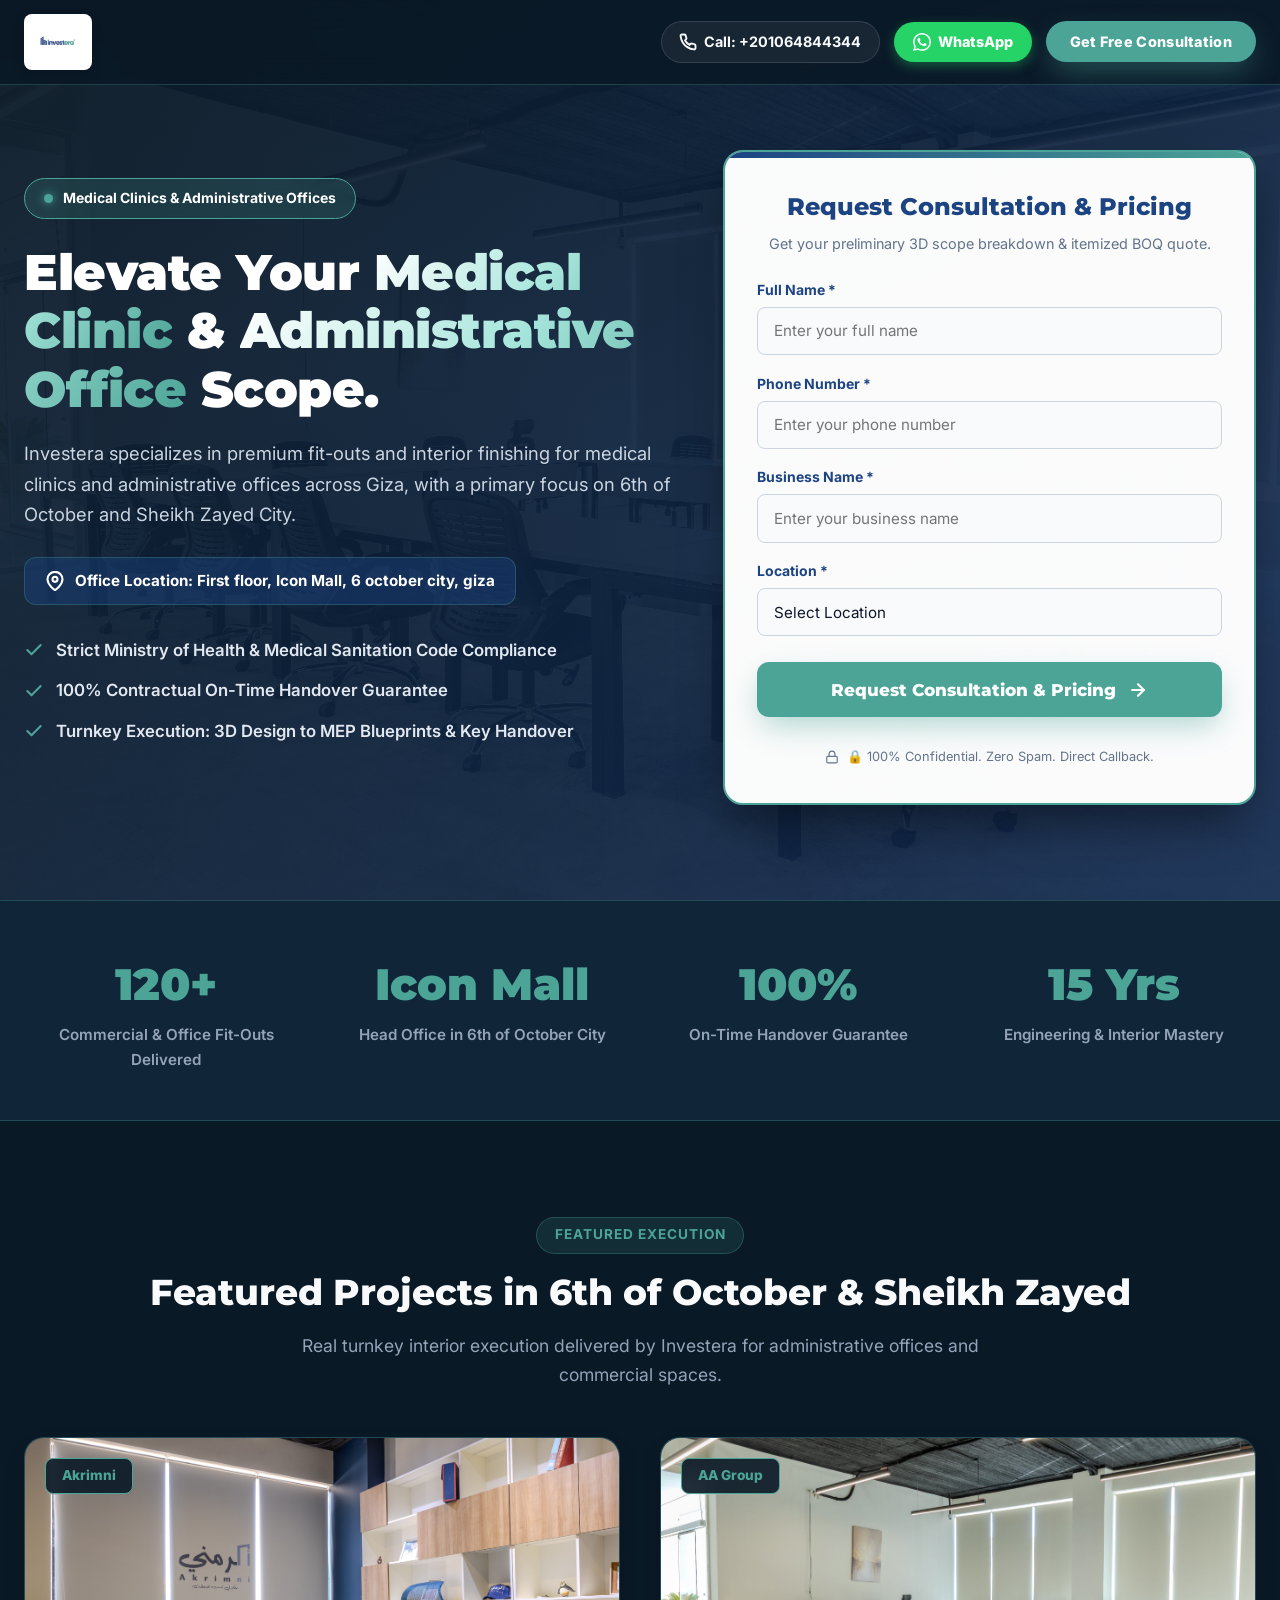
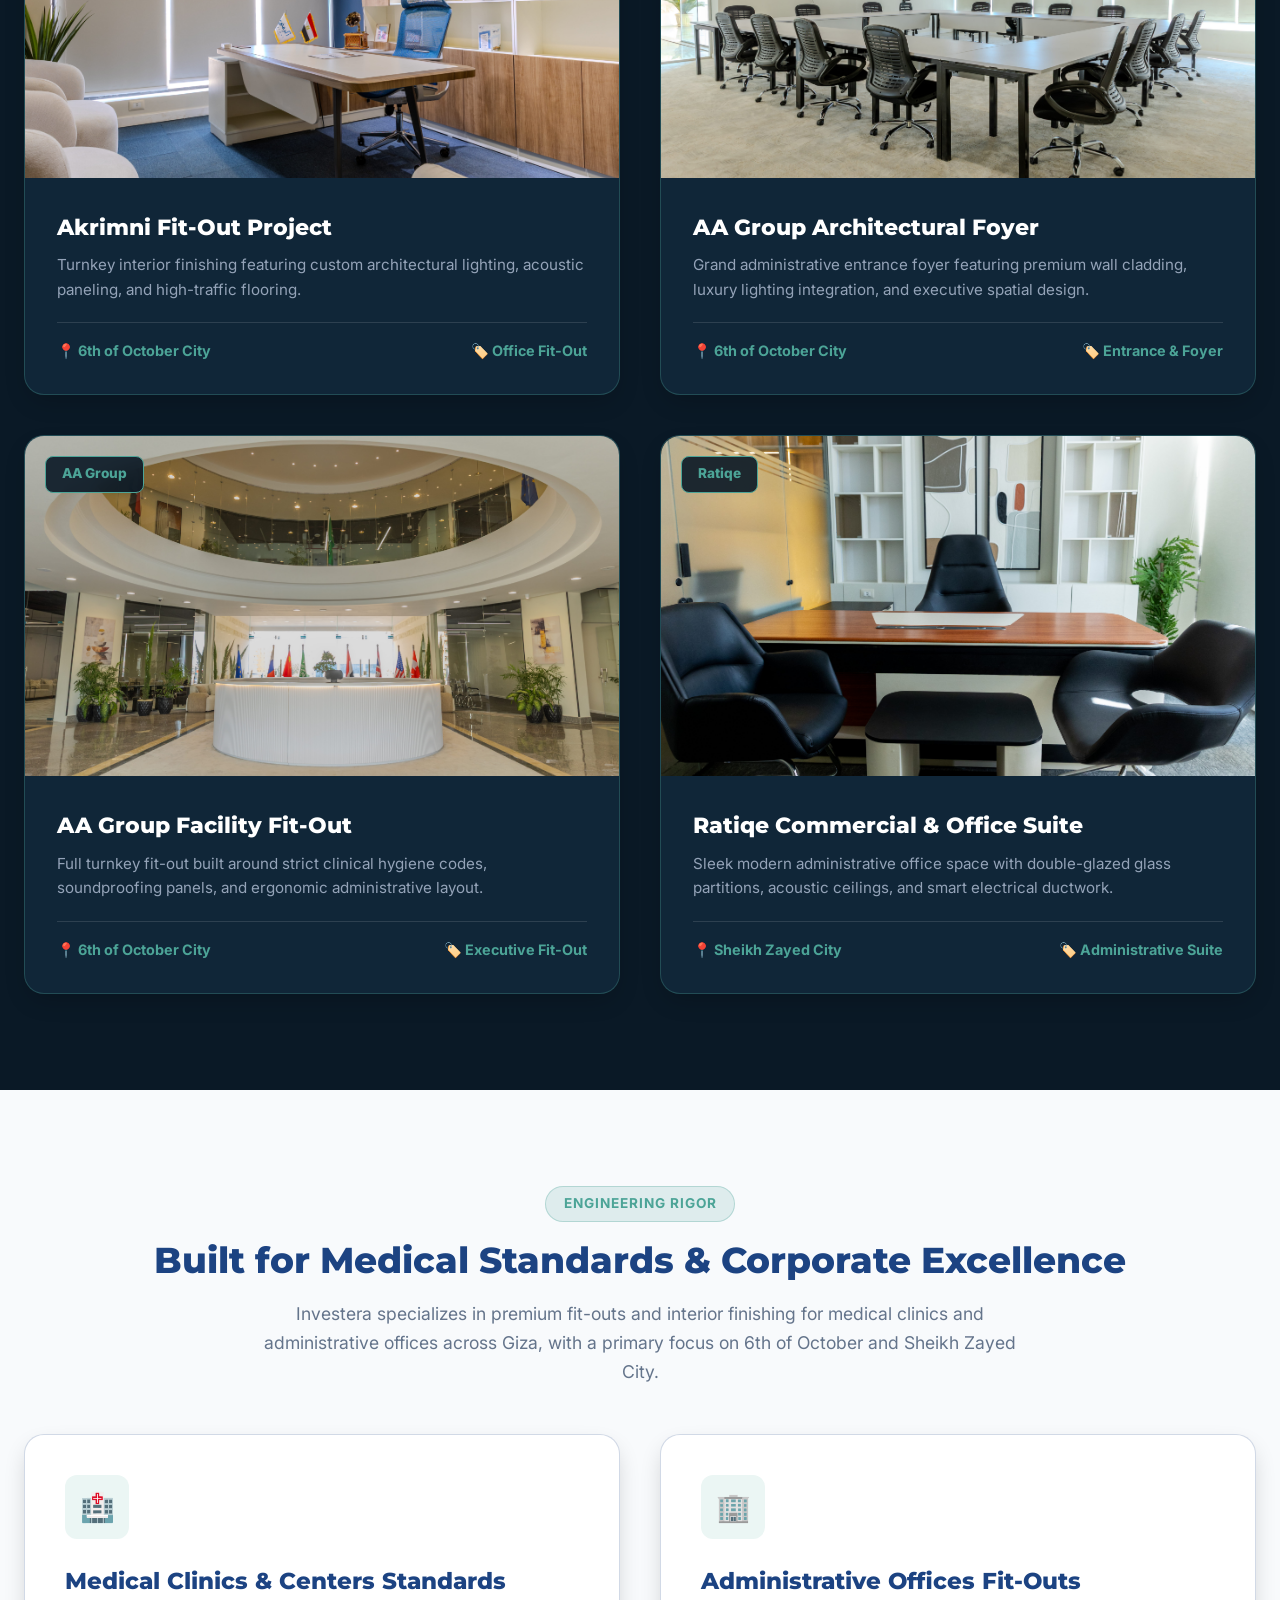
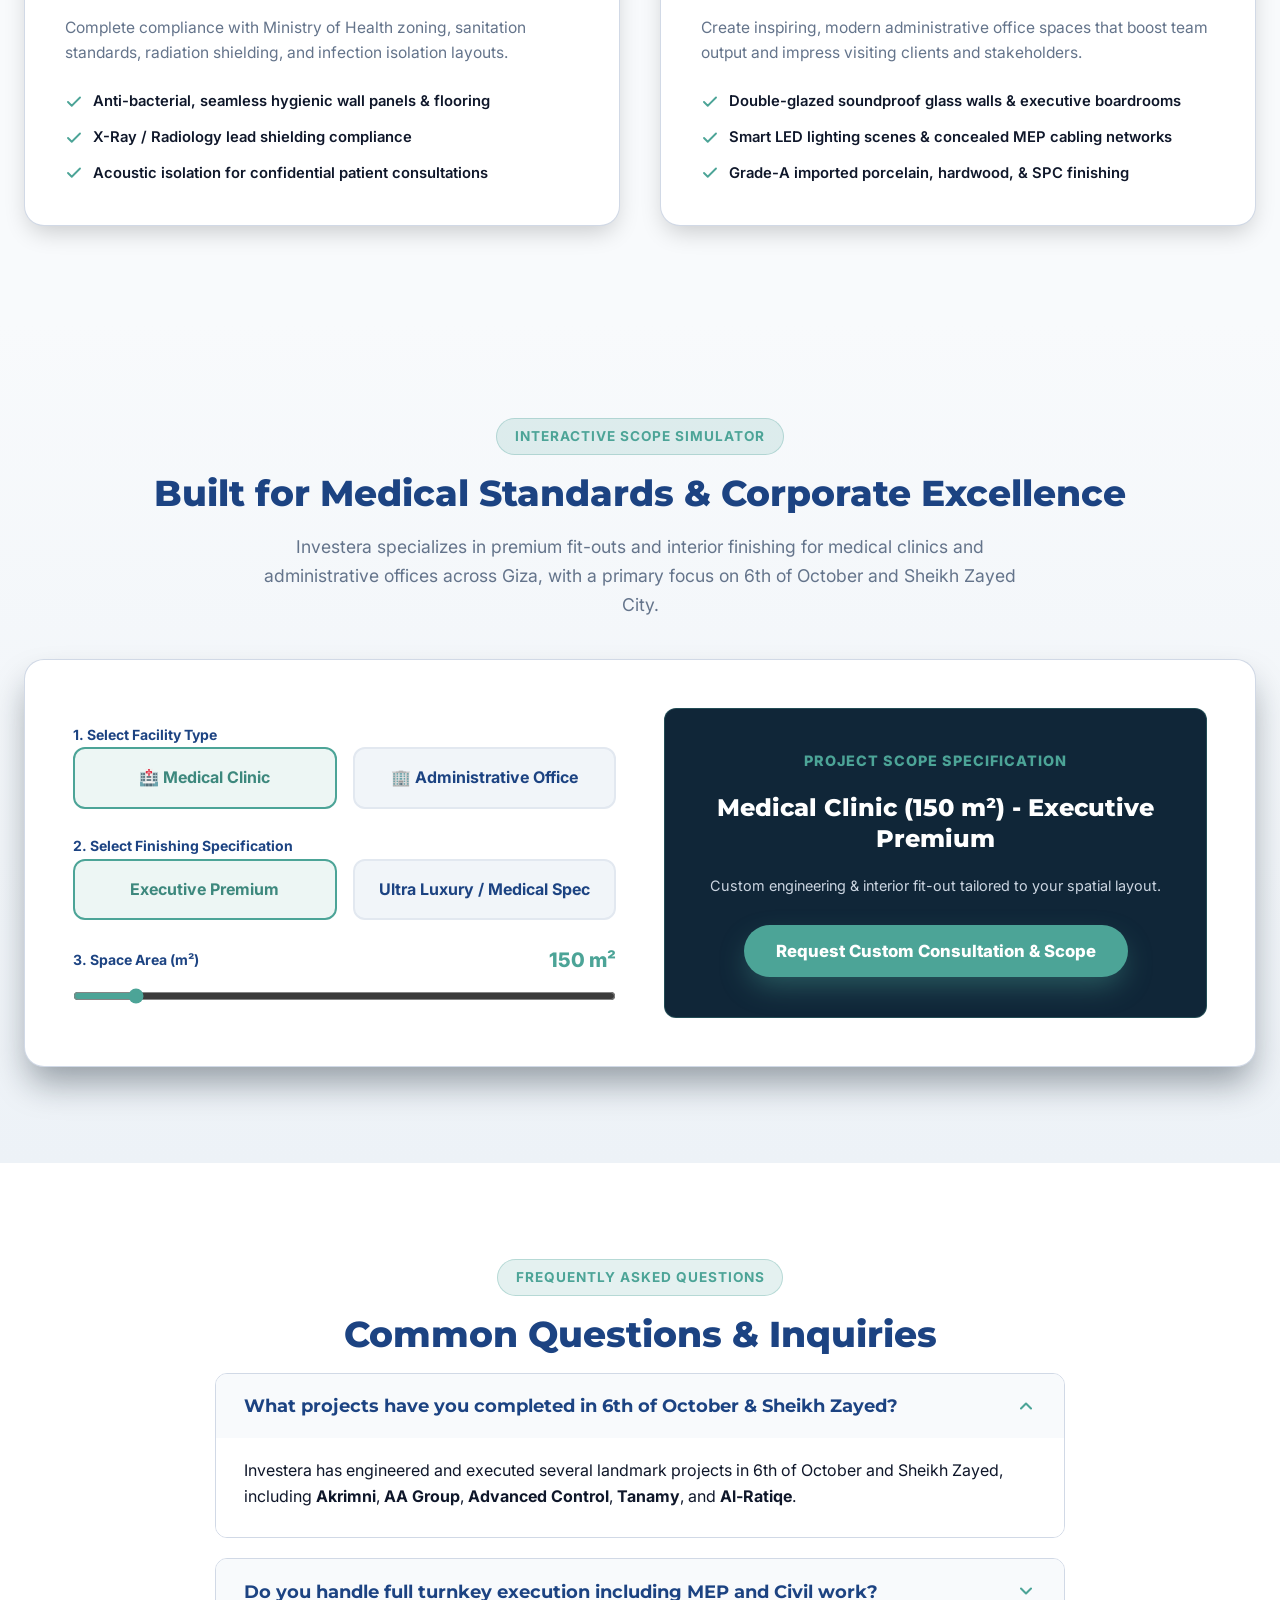
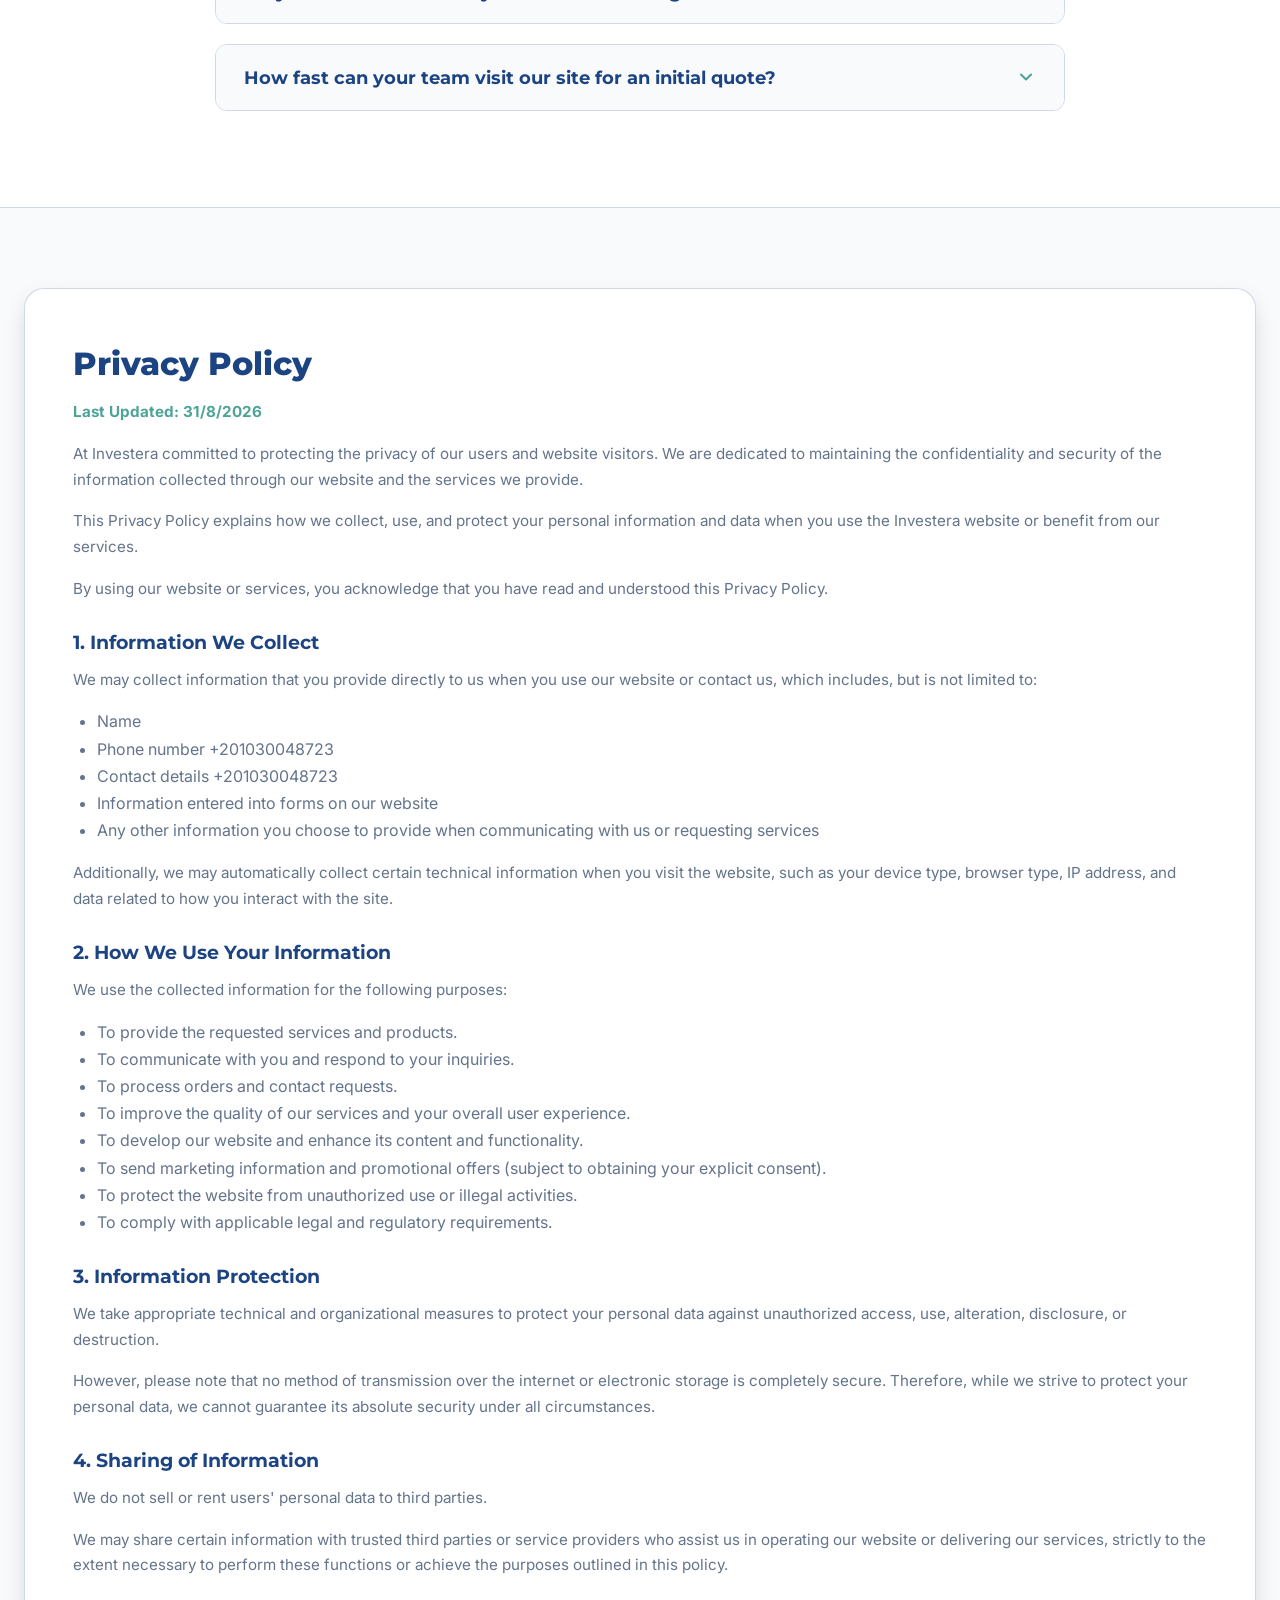
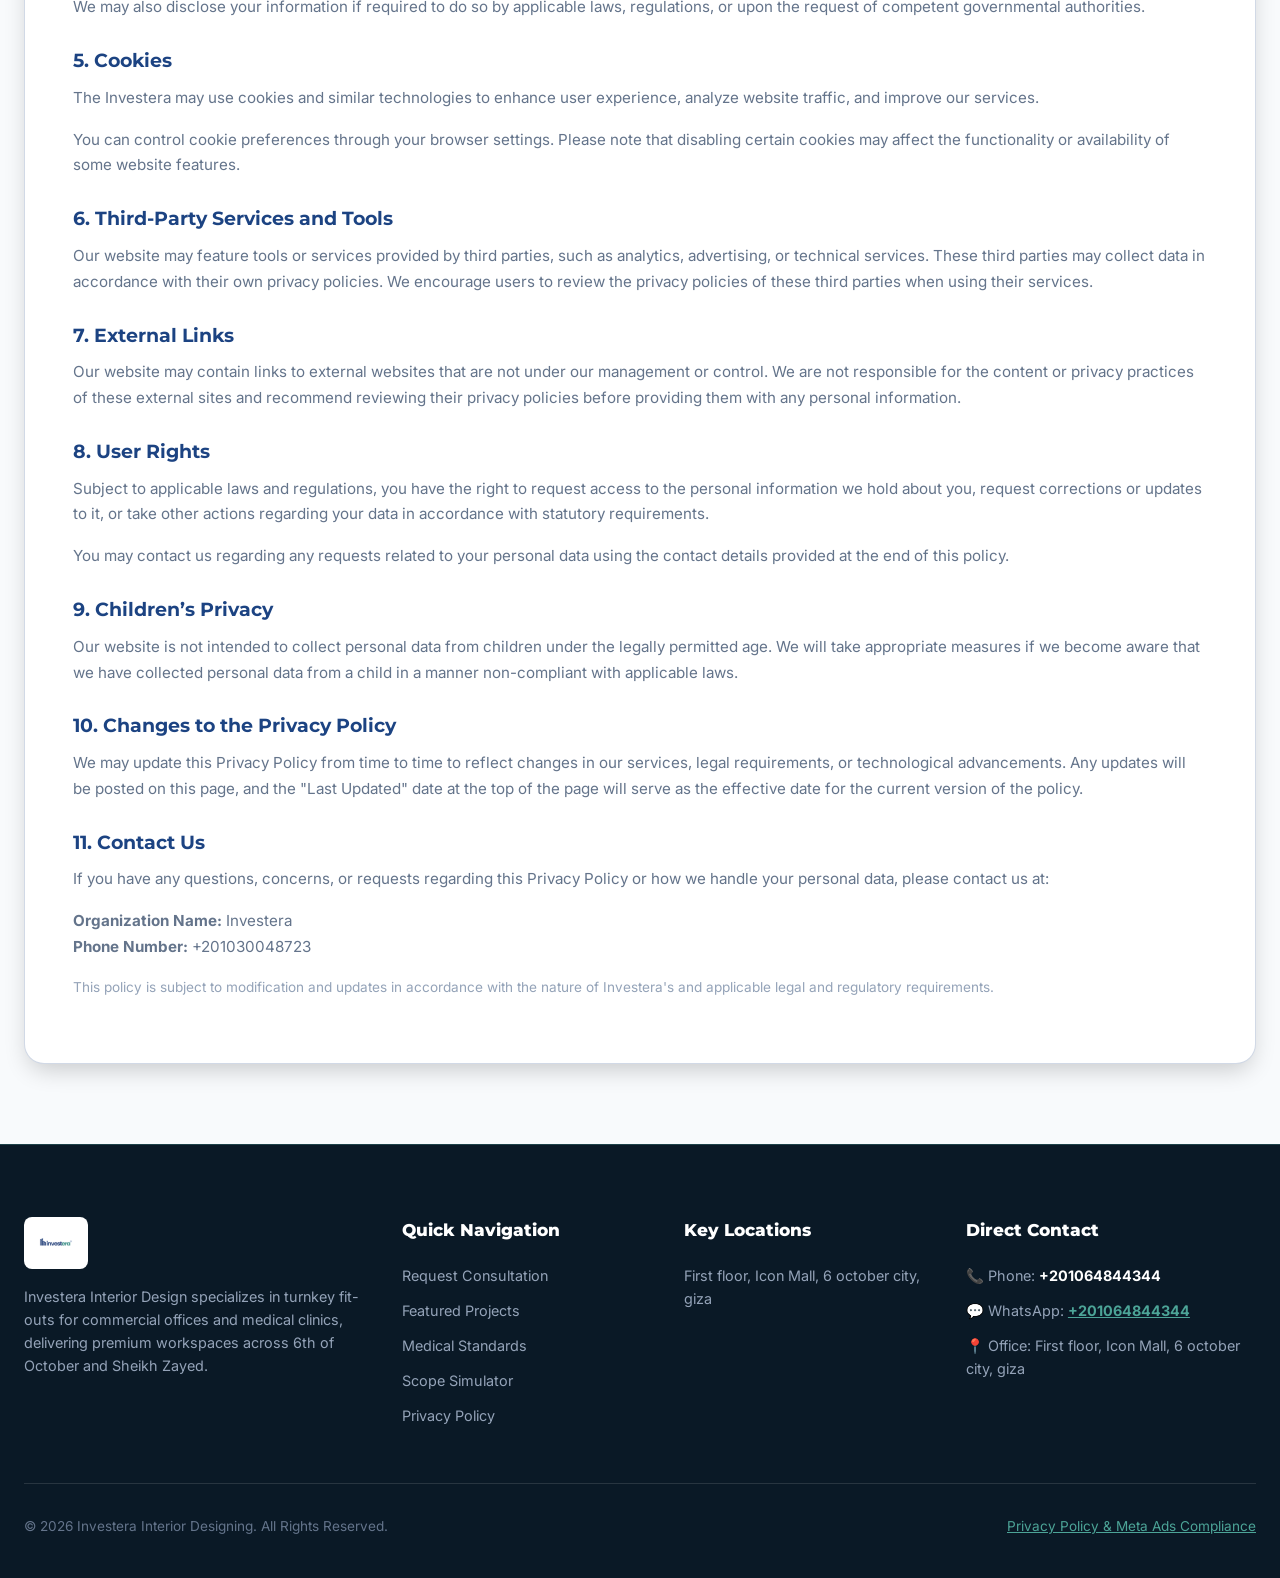
<file: index.html>
<!DOCTYPE html>
<html lang="en">

<head>
  <meta charset="UTF-8">
  <meta name="viewport" content="width=device-width, initial-scale=1.0">
  <title>Investera Interior Designing | Turnkey Commercial & Medical Fit-Outs</title>
  <meta name="description"
    content="Investera Interior Designing specializes in turnkey fit-outs for commercial offices and medical clinics across 6th of October and Sheikh Zayed. Office: First floor, Icon Mall, 6 october city, giza. Call: +201064844344.">

  <!-- Google Fonts: Montserrat & Inter -->
  <link rel="preconnect" href="https://fonts.googleapis.com">
  <link rel="preconnect" href="https://fonts.gstatic.com" crossorigin>
  <link
    href="https://fonts.googleapis.com/css2?family=Inter:wght@400;500;600;700&family=Montserrat:wght@600;700;800;900&display=swap"
    rel="stylesheet">

  <!-- Stylesheet -->
  <link rel="stylesheet" href="css/styles.css">

  <!-- =========================================================================
       1. GOOGLE TAG (gtag.js) - Pixel 1 of 3
       ========================================================================= -->
  <script async src="https://www.googletagmanager.com/gtag/js?id=G-INVESTERA_TAG"></script>
  <script>
    window.dataLayer = window.dataLayer || [];
    function gtag() { dataLayer.push(arguments); }
    gtag('js', new Date());
    gtag('config', 'G-INVESTERA_TAG');
  </script>

  <!-- =========================================================================
       2. META PIXEL (Facebook Pixel) - Pixel 2 of 3 (With CAPI & Custom Events)
       ========================================================================= -->
  <script>
    !function (f, b, e, v, n, t, s) {
      if (f.fbq) return; n = f.fbq = function () {
        n.callMethod ?
          n.callMethod.apply(n, arguments) : n.queue.push(arguments)
      };
      if (!f._fbq) f._fbq = n; n.push = n; n.loaded = !0; n.version = '2.0';
      n.queue = []; t = b.createElement(e); t.async = !0;
      t.src = v; s = b.getElementsByTagName(e)[0];
      s.parentNode.insertBefore(t, s)
    }(window, document, 'script',
      'https://connect.facebook.net/en_US/fbevents.js');

    fbq('init', 'META-PIXEL-INVESTERA');
    fbq('track', 'PageView');
  </script>
  <noscript>
    <img height="1" width="1" style="display:none"
      src="https://www.facebook.com/tr?id=META-PIXEL-INVESTERA&ev=PageView&noscript=1" />
  </noscript>

</head>

<body>

  <!-- =========================================================================
       Header / Navigation
       ========================================================================= -->
  <header class="site-header">
    <div class="container header-container">
      <a href="#" class="brand-logo-link" title="Investera Interior Designing">
        <img src="assets/logo.jpg" alt="Investera Interior Designing Logo" class="brand-logo-img">
      </a>

      <div class="header-actions">
        <!-- Non-Clickable Phone Badge -->
        <div class="header-phone-static" id="headerCallBadge">
          <svg width="18" height="18" viewBox="0 0 24 24" fill="none" stroke="currentColor" stroke-width="2.5"
            stroke-linecap="round" stroke-linejoin="round">
            <path
              d="M22 16.92v3a2 2 0 0 1-2.18 2 19.79 19.79 0 0 1-8.63-3.07 19.5 19.5 0 0 1-6-6 19.79 19.79 0 0 1-3.07-8.67A2 2 0 0 1 4.11 2h3a2 2 0 0 1 2 1.72 12.84 12.84 0 0 0 .7 2.81 2 2 0 0 1-.45 2.11L8.09 9.91a16 16 0 0 0 6 6l1.27-1.27a2 2 0 0 1 2.11-.45 12.84 12.84 0 0 0 2.81.7A2 2 0 0 1 22 16.92z">
            </path>
          </svg>
          <span>Call: +201064844344</span>
        </div>

        <!-- WhatsApp API Clickable Button beside Call Badge -->
        <a href="https://wa.me/201064844344?text=Hello%20Investera%20Interior%20Designing%2C%20I%20want%20to%20inquire%20about%20your%20fit-out%20services."
          target="_blank" class="header-whatsapp tracking-wa-btn" id="headerWaBtn" title="Connect on WhatsApp">
          <svg width="18" height="18" viewBox="0 0 24 24" fill="currentColor">
            <path
              d="M.057 24l1.687-6.163c-1.041-1.804-1.588-3.849-1.587-5.946.003-6.556 5.338-11.891 11.893-11.891 3.181.001 6.167 1.24 8.413 3.488 2.245 2.248 3.481 5.236 3.48 8.414-.003 6.557-5.338 11.892-11.893 11.892-1.99-.001-3.951-.5-5.688-1.448l-6.305 1.654zm6.597-3.807c1.676.995 3.276 1.591 5.392 1.592 5.448 0 9.886-4.434 9.889-9.885.002-5.462-4.415-9.89-9.881-9.892-5.452 0-9.887 4.434-9.889 9.884-.001 2.225.651 3.891 1.746 5.634l-.999 3.648 3.742-.981zm11.387-5.464c-.074-.124-.272-.198-.57-.347-.297-.149-1.758-.868-2.031-.967-.272-.099-.47-.149-.669.149-.198.297-.768.967-.941 1.165-.173.198-.347.223-.644.074-.297-.149-1.255-.462-2.39-1.475-.883-.788-1.48-1.761-1.653-2.059-.173-.297-.018-.458.13-.606.134-.133.297-.347.446-.521.151-.172.2-.296.3-.495.099-.198.05-.372-.025-.521-.075-.148-.669-1.611-.916-2.206-.242-.579-.487-.501-.669-.51l-.57-.01c-.198 0-.52.074-.792.372s-1.04 1.016-1.04 2.479 1.065 2.876 1.213 3.074c.149.198 2.095 3.2 5.076 4.487.709.306 1.263.489 1.694.626.712.226 1.36.194 1.872.118.571-.085 1.758-.719 2.006-1.413.248-.695.248-1.29.173-1.414z" />
          </svg>
          <span>WhatsApp</span>
        </a>

        <!-- Header CTA Button -->
        <button class="btn-header-cta" data-scroll-to="#leadFormContainer">
          Get Free Consultation
        </button>
      </div>
    </div>
  </header>


  <!-- =========================================================================
       Hero Section (Above the Fold)
       ========================================================================= -->
  <section class="hero-section" id="hero">
    <div class="container hero-grid">

      <!-- Left Column: Content & Trust -->
      <div class="hero-content">
        <div class="hero-badge">
          <span class="dot"></span>
          <span>Medical Clinics & Administrative Offices</span>
        </div>

        <h1 class="hero-title">
          Elevate Your <span>Medical Clinic</span> & <span>Administrative Office</span> Scope.
        </h1>

        <p class="hero-subtitle">
          Investera specializes in premium fit-outs and interior finishing for medical clinics and administrative
          offices across Giza, with a primary focus on 6th of October and Sheikh Zayed City.
        </p>

        <div class="hero-location-highlight">
          <svg width="20" height="20" viewBox="0 0 24 24" fill="none" stroke="currentColor" stroke-width="2.5"
            stroke-linecap="round" stroke-linejoin="round">
            <path d="M21 10c0 7-9 13-9 13s-9-6-9-13a9 9 0 0 1 18 0z"></path>
            <circle cx="12" cy="10" r="3"></circle>
          </svg>
          <span>Office Location: First floor, Icon Mall, 6 october city, giza</span>
        </div>

        <div class="hero-trust-list">
          <div class="hero-trust-item">
            <svg width="20" height="20" viewBox="0 0 24 24" fill="none" stroke="currentColor" stroke-width="2.5"
              stroke-linecap="round" stroke-linejoin="round">
              <polyline points="20 6 9 17 4 12"></polyline>
            </svg>
            <span>Strict Ministry of Health & Medical Sanitation Code Compliance</span>
          </div>
          <div class="hero-trust-item">
            <svg width="20" height="20" viewBox="0 0 24 24" fill="none" stroke="currentColor" stroke-width="2.5"
              stroke-linecap="round" stroke-linejoin="round">
              <polyline points="20 6 9 17 4 12"></polyline>
            </svg>
            <span>100% Contractual On-Time Handover Guarantee</span>
          </div>
          <div class="hero-trust-item">
            <svg width="20" height="20" viewBox="0 0 24 24" fill="none" stroke="currentColor" stroke-width="2.5"
              stroke-linecap="round" stroke-linejoin="round">
              <polyline points="20 6 9 17 4 12"></polyline>
            </svg>
            <span>Turnkey Execution: 3D Design to MEP Blueprints & Key Handover</span>
          </div>
        </div>
      </div>

      <!-- Right Column: Lead Form Card & Embedded Thank You View -->
      <div class="hero-form-wrapper" id="leadFormContainer">
        <div class="lead-form-card">

          <div class="form-header">
            <h3>Request Consultation & Pricing</h3>
            <p>Get your preliminary 3D scope breakdown & itemized BOQ quote.</p>
          </div>

          <!-- Main Input Form -->
          <form class="lead-form" id="mainLeadForm">
            <div class="form-group">
              <label class="form-label" for="fullName">Full Name *</label>
              <input type="text" id="fullName" name="fullName" class="form-control" placeholder="Enter your full name"
                required>
            </div>

            <div class="form-group">
              <label class="form-label" for="phone">Phone Number *</label>
              <input type="tel" id="phone" name="phone" class="form-control" placeholder="Enter your phone number"
                required>
            </div>

            <div class="form-group">
              <label class="form-label" for="businessName">Business Name *</label>
              <input type="text" id="businessName" name="businessName" class="form-control"
                placeholder="Enter your business name" required>
            </div>

            <div class="form-group">
              <label class="form-label" for="location">Location *</label>
              <select id="location" name="location" class="form-control" required>
                <option value="" disabled selected>Select Location</option>
                <option value="6th of October City">6th of October City</option>
                <option value="El Sheikh Zayed City">El Sheikh Zayed City</option>
                <option value="Other Area in Giza / Cairo">Other Area in Giza / Cairo</option>
              </select>
            </div>

            <button type="submit" class="btn-form-cta">
              <span>Request Consultation & Pricing</span>
              <svg width="20" height="20" viewBox="0 0 24 24" fill="none" stroke="currentColor" stroke-width="2.5"
                stroke-linecap="round" stroke-linejoin="round">
                <line x1="5" y1="12" x2="19" y2="12"></line>
                <polyline points="12 5 19 12 12 19"></polyline>
              </svg>
            </button>

            <div
              style="display: flex; align-items: center; justify-content: center; gap: 0.5rem; font-size: 0.8rem; color: var(--text-muted); margin-top: 0.75rem;">
              <svg width="14" height="14" viewBox="0 0 24 24" fill="none" stroke="currentColor" stroke-width="2"
                stroke-linecap="round" stroke-linejoin="round">
                <rect x="3" y="11" width="18" height="11" rx="2" ry="2"></rect>
                <path d="M7 11V7a5 5 0 0 1 10 0v4"></path>
              </svg>
              <span>🔒 100% Confidential. Zero Spam. Direct Callback.</span>
            </div>
          </form>

          <!-- Embedded Thank You View -->
          <div class="form-thank-you-view" id="formThankYouView">
            <div class="thank-you-icon">✓</div>
            <h3 class="thank-you-title">Thank You! Lead Received.</h3>
            <p class="thank-you-desc">
              Your consultation request has been recorded under Reference ID: <strong id="thankYouRefId"
                style="color: var(--brand-teal);">INV-948201</strong>.<br>Our senior consultant will contact you
              shortly.
            </p>

            <div class="thank-you-action-btns">
              <!-- WhatsApp Fast-Track API Button -->
              <a href="https://wa.me/201064844344" target="_blank" class="btn-whatsapp-fasttrack tracking-wa-btn"
                id="thankYouWaBtn">
                <svg width="22" height="22" viewBox="0 0 24 24" fill="currentColor">
                  <path
                    d="M.057 24l1.687-6.163c-1.041-1.804-1.588-3.849-1.587-5.946.003-6.556 5.338-11.891 11.893-11.891 3.181.001 6.167 1.24 8.413 3.488 2.245 2.248 3.481 5.236 3.48 8.414-.003 6.557-5.338 11.892-11.893 11.892-1.99-.001-3.951-.5-5.688-1.448l-6.305 1.654zm6.597-3.807c1.676.995 3.276 1.591 5.392 1.592 5.448 0 9.886-4.434 9.889-9.885.002-5.462-4.415-9.89-9.881-9.892-5.452 0-9.887 4.434-9.889 9.884-.001 2.225.651 3.891 1.746 5.634l-.999 3.648 3.742-.981zm11.387-5.464c-.074-.124-.272-.198-.57-.347-.297-.149-1.758-.868-2.031-.967-.272-.099-.47-.149-.669.149-.198.297-.768.967-.941 1.165-.173.198-.347.223-.644.074-.297-.149-1.255-.462-2.39-1.475-.883-.788-1.48-1.761-1.653-2.059-.173-.297-.018-.458.13-.606.134-.133.297-.347.446-.521.151-.172.2-.296.3-.495.099-.198.05-.372-.025-.521-.075-.148-.669-1.611-.916-2.206-.242-.579-.487-.501-.669-.51l-.57-.01c-.198 0-.52.074-.792.372s-1.04 1.016-1.04 2.479 1.065 2.876 1.213 3.074c.149.198 2.095 3.2 5.076 4.487.709.306 1.263.489 1.694.626.712.226 1.36.194 1.872.118.571-.085 1.758-.719 2.006-1.413.248-.695.248-1.29.173-1.414z" />
                </svg>
                <span>Connect Immediately on WhatsApp</span>
              </a>
            </div>
          </div>

        </div>
      </div>

    </div>
  </section>


  <!-- =========================================================================
       Key Statistics Ribbon
       ========================================================================= -->
  <section class="stats-ribbon">
    <div class="container">
      <div class="stats-grid">
        <div class="stat-card">
          <div class="stat-number">120+</div>
          <div class="stat-label">Commercial & Office Fit-Outs Delivered</div>
        </div>
        <div class="stat-card">
          <div class="stat-number">Icon Mall</div>
          <div class="stat-label">Head Office in 6th of October City</div>
        </div>
        <div class="stat-card">
          <div class="stat-number">100%</div>
          <div class="stat-label">On-Time Handover Guarantee</div>
        </div>
        <div class="stat-card">
          <div class="stat-number">15 Yrs</div>
          <div class="stat-label">Engineering & Interior Mastery</div>
        </div>
      </div>
    </div>
  </section>


  <!-- =========================================================================
       Portfolio Showcase (User Provided Photos)
       ========================================================================= -->
  <section class="portfolio-section" id="portfolio">
    <div class="container">
      <div style="text-align: center;">
        <span class="section-tag">Featured Execution</span>
        <h2 class="section-title light">Featured Projects in 6th of October & Sheikh Zayed</h2>
        <p class="section-subtitle light" style="margin-left: auto; margin-right: auto;">
          Real turnkey interior execution delivered by Investera for administrative offices and commercial spaces.
        </p>
      </div>

      <div class="portfolio-grid">

        <!-- Project 1: Akrimni -->
        <div class="portfolio-card">
          <div class="portfolio-img-wrapper">
            <img src="assets/Akrimni.jpg" alt="Akrimni Project Interior Design">
            <span class="portfolio-badge">Akrimni</span>
          </div>
          <div class="portfolio-body">
            <h4>Akrimni Fit-Out Project</h4>
            <p>Turnkey interior finishing featuring custom architectural lighting, acoustic paneling, and high-traffic
              flooring.</p>
            <div class="portfolio-meta">
              <span>📍 6th of October City</span>
              <span>🏷️ Office Fit-Out</span>
            </div>
          </div>
        </div>

        <!-- Project 2: AA Group -->
        <div class="portfolio-card">
          <div class="portfolio-img-wrapper">
            <img src="assets/Masarat.jpg" alt="AA Group Interior Design">
            <span class="portfolio-badge">AA Group</span>
          </div>
          <div class="portfolio-body">
            <h4>AA Group Architectural Foyer</h4>
            <p>Grand administrative entrance foyer featuring premium wall cladding, luxury lighting integration, and
              executive spatial design.</p>
            <div class="portfolio-meta">
              <span>📍 6th of October City</span>
              <span>🏷️ Entrance & Foyer</span>
            </div>
          </div>
        </div>

        <!-- Project 3: AA Group -->
        <div class="portfolio-card">
          <div class="portfolio-img-wrapper">
            <img src="assets/Masrat.jpg" alt="AA Group Project Interior Design">
            <span class="portfolio-badge">AA Group</span>
          </div>
          <div class="portfolio-body">
            <h4>AA Group Facility Fit-Out</h4>
            <p>Full turnkey fit-out built around strict clinical hygiene codes, soundproofing panels, and ergonomic
              administrative layout.</p>
            <div class="portfolio-meta">
              <span>📍 6th of October City</span>
              <span>🏷️ Executive Fit-Out</span>
            </div>
          </div>
        </div>

        <!-- Project 4: Ratiqe -->
        <div class="portfolio-card">
          <div class="portfolio-img-wrapper">
            <img src="assets/Al-Ratiqe.jpg" alt="Ratiqe Project Interior Design">
            <span class="portfolio-badge">Ratiqe</span>
          </div>
          <div class="portfolio-body">
            <h4>Ratiqe Commercial & Office Suite</h4>
            <p>Sleek modern administrative office space with double-glazed glass partitions, acoustic ceilings, and
              smart electrical ductwork.</p>
            <div class="portfolio-meta">
              <span>📍 Sheikh Zayed City</span>
              <span>🏷️ Administrative Suite</span>
            </div>
          </div>
        </div>

      </div>
    </div>
  </section>


  <!-- =========================================================================
       Trust & Expertise Section
       ========================================================================= -->
  <section class="expertise-section" id="expertise">
    <div class="container">
      <div style="text-align: center;">
        <span class="section-tag">Engineering Rigor</span>
        <h2 class="section-title">Built for Medical Standards & Corporate Excellence</h2>
        <p class="section-subtitle" style="margin-left: auto; margin-right: auto;">
          Investera specializes in premium fit-outs and interior finishing for medical clinics and administrative
          offices across Giza, with a primary focus on 6th of October and Sheikh Zayed City.
        </p>
      </div>

      <div class="expertise-grid">
        <div class="expertise-card">
          <div class="card-icon-box">🏥</div>
          <h3>Medical Clinics & Centers Standards</h3>
          <p>Complete compliance with Ministry of Health zoning, sanitation standards, radiation shielding, and
            infection isolation layouts.</p>
          <ul class="expertise-list">
            <li>
              <svg width="18" height="18" viewBox="0 0 24 24" fill="none" stroke="currentColor" stroke-width="2.5"
                stroke-linecap="round" stroke-linejoin="round">
                <polyline points="20 6 9 17 4 12"></polyline>
              </svg>
              <span>Anti-bacterial, seamless hygienic wall panels & flooring</span>
            </li>
            <li>
              <svg width="18" height="18" viewBox="0 0 24 24" fill="none" stroke="currentColor" stroke-width="2.5"
                stroke-linecap="round" stroke-linejoin="round">
                <polyline points="20 6 9 17 4 12"></polyline>
              </svg>
              <span>X-Ray / Radiology lead shielding compliance</span>
            </li>
            <li>
              <svg width="18" height="18" viewBox="0 0 24 24" fill="none" stroke="currentColor" stroke-width="2.5"
                stroke-linecap="round" stroke-linejoin="round">
                <polyline points="20 6 9 17 4 12"></polyline>
              </svg>
              <span>Acoustic isolation for confidential patient consultations</span>
            </li>
          </ul>
        </div>

        <div class="expertise-card">
          <div class="card-icon-box">🏢</div>
          <h3>Administrative Offices Fit-Outs</h3>
          <p>Create inspiring, modern administrative office spaces that boost team output and impress visiting clients
            and stakeholders.</p>
          <ul class="expertise-list">
            <li>
              <svg width="18" height="18" viewBox="0 0 24 24" fill="none" stroke="currentColor" stroke-width="2.5"
                stroke-linecap="round" stroke-linejoin="round">
                <polyline points="20 6 9 17 4 12"></polyline>
              </svg>
              <span>Double-glazed soundproof glass walls & executive boardrooms</span>
            </li>
            <li>
              <svg width="18" height="18" viewBox="0 0 24 24" fill="none" stroke="currentColor" stroke-width="2.5"
                stroke-linecap="round" stroke-linejoin="round">
                <polyline points="20 6 9 17 4 12"></polyline>
              </svg>
              <span>Smart LED lighting scenes & concealed MEP cabling networks</span>
            </li>
            <li>
              <svg width="18" height="18" viewBox="0 0 24 24" fill="none" stroke="currentColor" stroke-width="2.5"
                stroke-linecap="round" stroke-linejoin="round">
                <polyline points="20 6 9 17 4 12"></polyline>
              </svg>
              <span>Grade-A imported porcelain, hardwood, & SPC finishing</span>
            </li>
          </ul>
        </div>
      </div>
    </div>
  </section>


  <!-- =========================================================================
       Scope Specification Simulator
       ========================================================================= -->
  <section class="calculator-section" id="estimator">
    <div class="container">
      <div style="text-align: center;">
        <span class="section-tag">Interactive Scope Simulator</span>
        <h2 class="section-title">Built for Medical Standards & Corporate Excellence</h2>
        <p class="section-subtitle" style="margin-left: auto; margin-right: auto;">
          Investera specializes in premium fit-outs and interior finishing for medical clinics and administrative
          offices across Giza, with a primary focus on 6th of October and Sheikh Zayed City.
        </p>
      </div>

      <div class="calculator-card">
        <div class="calc-input-group">
          <div>
            <label class="form-label" style="margin-bottom: 0.5rem;">1. Select Facility Type</label>
            <div class="calc-options-grid">
              <div class="calc-option-btn calc-space-btn selected" data-space="medical">🏥 Medical Clinic</div>
              <div class="calc-option-btn calc-space-btn" data-space="office">🏢 Administrative Office</div>
            </div>
          </div>

          <div>
            <label class="form-label" style="margin-bottom: 0.5rem;">2. Select Finishing Specification</label>
            <div class="calc-options-grid">
              <div class="calc-option-btn calc-finish-btn selected" data-finish="executive">Executive Premium</div>
              <div class="calc-option-btn calc-finish-btn" data-finish="luxury">Ultra Luxury / Medical Spec</div>
            </div>
          </div>

          <div class="range-slider-wrapper">
            <div style="display: flex; justify-content: space-between; align-items: center;">
              <label class="form-label">3. Space Area (m²)</label>
              <span class="slider-val" id="areaValue">150 m²</span>
            </div>
            <input type="range" id="areaSlider" min="50" max="1000" step="10" value="150">
          </div>
        </div>

        <div class="calc-result-box">
          <div class="result-heading">Project Scope Specification</div>
          <div class="result-title-summary" id="calcSummaryTitle">Medical Clinic (150 m²) - Executive Premium</div>
          <p style="font-size: 0.9rem; color: #CBD5E1; text-align: center;">
            Custom engineering & interior fit-out tailored to your spatial layout.
          </p>
          <button class="calc-cta-btn" data-scroll-to="#leadFormContainer">
            Request Custom Consultation & Scope
          </button>
        </div>
      </div>
    </div>
  </section>


  <!-- =========================================================================
       FAQ Accordion Section
       ========================================================================= -->
  <section class="faq-section" id="faq">
    <div class="container">
      <div style="text-align: center;">
        <span class="section-tag">Frequently Asked Questions</span>
        <h2 class="section-title">Common Questions & Inquiries</h2>
      </div>

      <div class="faq-grid">
        <div class="faq-item active">
          <button class="faq-question">
            <span>What projects have you completed in 6th of October & Sheikh Zayed?</span>
            <svg width="20" height="20" viewBox="0 0 24 24" fill="none" stroke="currentColor" stroke-width="2.5"
              stroke-linecap="round" stroke-linejoin="round">
              <polyline points="6 9 12 15 18 9"></polyline>
            </svg>
          </button>
          <div class="faq-answer">
            <p>Investera has engineered and executed several landmark projects in 6th of October and Sheikh Zayed,
              including <strong>Akrimni</strong>, <strong>AA Group</strong>, <strong>Advanced Control</strong>,
              <strong>Tanamy</strong>, and <strong>Al-Ratiqe</strong>.
            </p>
          </div>
        </div>

        <div class="faq-item">
          <button class="faq-question">
            <span>Do you handle full turnkey execution including MEP and Civil work?</span>
            <svg width="20" height="20" viewBox="0 0 24 24" fill="none" stroke="currentColor" stroke-width="2.5"
              stroke-linecap="round" stroke-linejoin="round">
              <polyline points="6 9 12 15 18 9"></polyline>
            </svg>
          </button>
          <div class="faq-answer">
            <p>Yes. We provide complete end-to-end turnkey fit-outs, covering initial 3D concept designs, MEP
              blueprints, HVAC ducting, civil finishing, and custom joinery.</p>
          </div>
        </div>

        <div class="faq-item">
          <button class="faq-question">
            <span>How fast can your team visit our site for an initial quote?</span>
            <svg width="20" height="20" viewBox="0 0 24 24" fill="none" stroke="currentColor" stroke-width="2.5"
              stroke-linecap="round" stroke-linejoin="round">
              <polyline points="6 9 12 15 18 9"></polyline>
            </svg>
          </button>
          <div class="faq-answer">
            <p>Our senior engineering consultant conducts a site visit within 24 to 48 hours of form submission.
              Preliminary spatial layout and BOQ quotes are prepared within 3 business days.</p>
          </div>
        </div>
      </div>
    </div>
  </section>


  <!-- =========================================================================
       Full Privacy Policy Section (Exact Phone Number +201030048723 ONLY in Privacy Policy)
       ========================================================================= -->
  <section class="privacy-section" id="privacyPolicySection">
    <div class="container">
      <div class="privacy-content-card">
        <h2>Privacy Policy</h2>
        <p style="font-weight: 700; color: var(--brand-teal);">Last Updated: 31/8/2026</p>

        <p>At Investera committed to protecting the privacy of our users and website visitors. We are dedicated to
          maintaining the confidentiality and security of the information collected through our website and the services
          we provide.</p>
        <p>This Privacy Policy explains how we collect, use, and protect your personal information and data when you use
          the Investera website or benefit from our services.</p>
        <p>By using our website or services, you acknowledge that you have read and understood this Privacy Policy.</p>

        <h3>1. Information We Collect</h3>
        <p>We may collect information that you provide directly to us when you use our website or contact us, which
          includes, but is not limited to:</p>
        <ul style="margin-left: 1.5rem; margin-bottom: 1rem; color: var(--text-muted);">
          <li>Name</li>
          <li>Phone number +201030048723</li>
          <li>Contact details +201030048723</li>
          <li>Information entered into forms on our website</li>
          <li>Any other information you choose to provide when communicating with us or requesting services</li>
        </ul>
        <p>Additionally, we may automatically collect certain technical information when you visit the website, such as
          your device type, browser type, IP address, and data related to how you interact with the site.</p>

        <h3>2. How We Use Your Information</h3>
        <p>We use the collected information for the following purposes:</p>
        <ul style="margin-left: 1.5rem; margin-bottom: 1rem; color: var(--text-muted);">
          <li>To provide the requested services and products.</li>
          <li>To communicate with you and respond to your inquiries.</li>
          <li>To process orders and contact requests.</li>
          <li>To improve the quality of our services and your overall user experience.</li>
          <li>To develop our website and enhance its content and functionality.</li>
          <li>To send marketing information and promotional offers (subject to obtaining your explicit consent).</li>
          <li>To protect the website from unauthorized use or illegal activities.</li>
          <li>To comply with applicable legal and regulatory requirements.</li>
        </ul>

        <h3>3. Information Protection</h3>
        <p>We take appropriate technical and organizational measures to protect your personal data against unauthorized
          access, use, alteration, disclosure, or destruction.</p>
        <p>However, please note that no method of transmission over the internet or electronic storage is completely
          secure. Therefore, while we strive to protect your personal data, we cannot guarantee its absolute security
          under all circumstances.</p>

        <h3>4. Sharing of Information</h3>
        <p>We do not sell or rent users' personal data to third parties.</p>
        <p>We may share certain information with trusted third parties or service providers who assist us in operating
          our website or delivering our services, strictly to the extent necessary to perform these functions or achieve
          the purposes outlined in this policy.</p>
        <p>We may also disclose your information if required to do so by applicable laws, regulations, or upon the
          request of competent governmental authorities.</p>

        <h3>5. Cookies</h3>
        <p>The Investera may use cookies and similar technologies to enhance user experience, analyze website traffic,
          and improve our services.</p>
        <p>You can control cookie preferences through your browser settings. Please note that disabling certain cookies
          may affect the functionality or availability of some website features.</p>

        <h3>6. Third-Party Services and Tools</h3>
        <p>Our website may feature tools or services provided by third parties, such as analytics, advertising, or
          technical services. These third parties may collect data in accordance with their own privacy policies. We
          encourage users to review the privacy policies of these third parties when using their services.</p>

        <h3>7. External Links</h3>
        <p>Our website may contain links to external websites that are not under our management or control. We are not
          responsible for the content or privacy practices of these external sites and recommend reviewing their privacy
          policies before providing them with any personal information.</p>

        <h3>8. User Rights</h3>
        <p>Subject to applicable laws and regulations, you have the right to request access to the personal information
          we hold about you, request corrections or updates to it, or take other actions regarding your data in
          accordance with statutory requirements.</p>
        <p>You may contact us regarding any requests related to your personal data using the contact details provided at
          the end of this policy.</p>

        <h3>9. Children’s Privacy</h3>
        <p>Our website is not intended to collect personal data from children under the legally permitted age. We will
          take appropriate measures if we become aware that we have collected personal data from a child in a manner
          non-compliant with applicable laws.</p>

        <h3>10. Changes to the Privacy Policy</h3>
        <p>We may update this Privacy Policy from time to time to reflect changes in our services, legal requirements,
          or technological advancements. Any updates will be posted on this page, and the "Last Updated" date at the top
          of the page will serve as the effective date for the current version of the policy.</p>

        <h3>11. Contact Us</h3>
        <p>If you have any questions, concerns, or requests regarding this Privacy Policy or how we handle your personal
          data, please contact us at:</p>
        <p><strong>Organization Name:</strong> Investera<br>
          <strong>Phone Number:</strong> +201030048723
        </p>
        <p style="margin-top: 1rem; font-size: 0.85rem; color: var(--text-dim);">This policy is subject to modification
          and updates in accordance with the nature of Investera's and applicable legal and regulatory requirements.</p>
      </div>
    </div>
  </section>


  <!-- =========================================================================
       Footer Section
       ========================================================================= -->
  <footer class="site-footer">
    <div class="container">
      <div class="footer-grid">
        <div class="footer-brand">
          <img src="assets/logo.jpg" alt="Investera Logo"
            style="height: 52px; background: #fff; padding: 6px 12px; border-radius: 8px;">
          <p>
            Investera Interior Design specializes in turnkey fit-outs for commercial offices and medical clinics,
            delivering premium workspaces across 6th of October and Sheikh Zayed.
          </p>
        </div>

        <div class="footer-col">
          <h5>Quick Navigation</h5>
          <ul class="footer-links">
            <li><a href="#hero">Request Consultation</a></li>
            <li><a href="#portfolio">Featured Projects</a></li>
            <li><a href="#expertise">Medical Standards</a></li>
            <li><a href="#estimator">Scope Simulator</a></li>
            <li><a href="#privacyPolicySection">Privacy Policy</a></li>
          </ul>
        </div>

        <div class="footer-col">
          <h5>Key Locations</h5>
          <ul class="footer-links">
            <li>First floor, Icon Mall, 6 october city, giza</li>
          </ul>
        </div>

        <div class="footer-col">
          <h5>Direct Contact</h5>
          <ul class="footer-links">
            <li>📞 Phone: <span style="color: #FFFFFF; font-weight: 700;">+201064844344</span></li>
            <li>💬 WhatsApp: <a href="https://wa.me/201064844344" target="_blank" class="tracking-wa-btn"
                style="color: var(--brand-teal); font-weight: 700; text-decoration: underline;">+201064844344</a></li>
            <li>📍 Office: First floor, Icon Mall, 6 october city, giza</li>
          </ul>
        </div>
      </div>

      <div class="footer-bottom">
        <div>© 2026 Investera Interior Designing. All Rights Reserved.</div>
        <div><a href="#privacyPolicySection" style="color: var(--brand-teal); text-decoration: underline;">Privacy
            Policy & Meta Ads Compliance</a></div>
      </div>
    </div>
  </footer>


  <!-- =========================================================================
       Mobile Sticky WhatsApp CTA Bar
       ========================================================================= -->
  <div class="mobile-sticky-bar">
    <a href="https://wa.me/201064844344?text=Hello%20Investera%20Interior%20Designing%2C%20I%20want%20to%20inquire%20about%20your%20fit-out%20services."
      target="_blank" class="btn-mobile-whatsapp tracking-wa-btn">
      <svg width="22" height="22" viewBox="0 0 24 24" fill="currentColor">
        <path
          d="M.057 24l1.687-6.163c-1.041-1.804-1.588-3.849-1.587-5.946.003-6.556 5.338-11.891 11.893-11.891 3.181.001 6.167 1.24 8.413 3.488 2.245 2.248 3.481 5.236 3.48 8.414-.003 6.557-5.338 11.892-11.893 11.892-1.99-.001-3.951-.5-5.688-1.448l-6.305 1.654zm6.597-3.807c1.676.995 3.276 1.591 5.392 1.592 5.448 0 9.886-4.434 9.889-9.885.002-5.462-4.415-9.89-9.881-9.892-5.452 0-9.887 4.434-9.889 9.884-.001 2.225.651 3.891 1.746 5.634l-.999 3.648 3.742-.981zm11.387-5.464c-.074-.124-.272-.198-.57-.347-.297-.149-1.758-.868-2.031-.967-.272-.099-.47-.149-.669.149-.198.297-.768.967-.941 1.165-.173.198-.347.223-.644.074-.297-.149-1.255-.462-2.39-1.475-.883-.788-1.48-1.761-1.653-2.059-.173-.297-.018-.458.13-.606.134-.133.297-.347.446-.521.151-.172.2-.296.3-.495.099-.198.05-.372-.025-.521-.075-.148-.669-1.611-.916-2.206-.242-.579-.487-.501-.669-.51l-.57-.01c-.198 0-.52.074-.792.372s-1.04 1.016-1.04 2.479 1.065 2.876 1.213 3.074c.149.198 2.095 3.2 5.076 4.487.709.306 1.263.489 1.694.626.712.226 1.36.194 1.872.118.571-.085 1.758-.719 2.006-1.413.248-.695.248-1.29.173-1.414z" />
      </svg>
      <span>Connect Immediately on WhatsApp</span>
    </a>
  </div>

  <script src="js/main.js"></script>
</body>

</html>
</file>
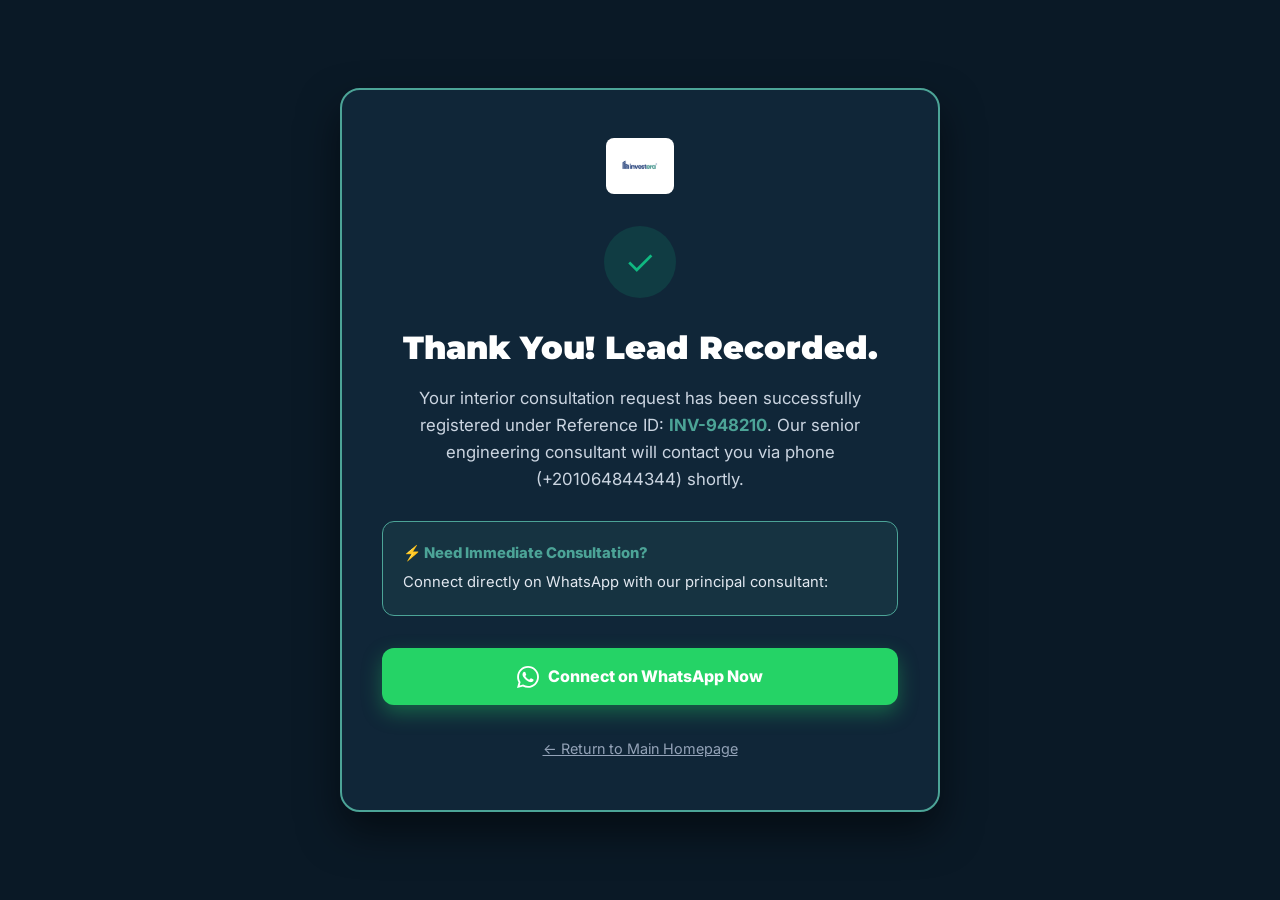
<file: thank-you.html>
<!DOCTYPE html>
<html lang="en">
<head>
  <meta charset="UTF-8">
  <meta name="viewport" content="width=device-width, initial-scale=1.0">
  <title>Thank You | Consultation Request Received - Investera</title>
  <meta name="robots" content="noindex, nofollow">

  <!-- Google Fonts -->
  <link rel="preconnect" href="https://fonts.googleapis.com">
  <link rel="preconnect" href="https://fonts.gstatic.com" crossorigin>
  <link href="https://fonts.googleapis.com/css2?family=Inter:wght@400;600;700&family=Montserrat:wght@700;800;900&display=swap" rel="stylesheet">

  <link rel="stylesheet" href="css/styles.css">

  <!-- =========================================================================
       1. GOOGLE TAG (gtag.js)
       ========================================================================= -->
  <script async src="https://www.googletagmanager.com/gtag/js?id=G-INVESTERA_TAG"></script>
  <script>
    window.dataLayer = window.dataLayer || [];
    function gtag(){dataLayer.push(arguments);}
    gtag('js', new Date());

    gtag('config', 'G-INVESTERA_TAG');
    gtag('event', 'generate_lead', {
      'currency': 'EGP',
      'value': 1.0
    });
  </script>

  <!-- =========================================================================
       2. META PIXEL (Facebook Pixel)
       ========================================================================= -->
  <script>
    !function(f,b,e,v,n,t,s)
    {if(f.fbq)return;n=f.fbq=function(){n.callMethod?
    n.callMethod.apply(n,arguments):n.queue.push(arguments)};
    if(!f._fbq)f._fbq=n;n.push=n;n.loaded=!0;n.version='2.0';
    n.queue=[];t=b.createElement(e);t.async=!0;
    t.src=v;s=b.getElementsByTagName(e)[0];
    s.parentNode.insertBefore(t,s)}(window, document,'script',
    'https://connect.facebook.net/en_US/fbevents.js');
    
    fbq('init', 'META-PIXEL-INVESTERA');
    fbq('track', 'PageView');
    fbq('track', 'Lead', {
      content_name: 'Commercial & Medical Interior Consultation',
      value: 1.00,
      currency: 'EGP'
    });
  </script>
  <noscript>
    <img height="1" width="1" style="display:none" src="https://www.facebook.com/tr?id=META-PIXEL-INVESTERA&ev=Lead&noscript=1"/>
  </noscript>

</head>
<body style="background: #0A1926; color: #FFFFFF; min-height: 100vh; display: flex; align-items: center; justify-content: center; padding: 2rem;">

  <div style="max-width: 600px; width: 100%; background: #102638; border: 2px solid #4CA497; border-radius: 20px; padding: 3rem 2.5rem; text-align: center; box-shadow: 0 20px 40px rgba(0,0,0,0.5);">
    
    <img src="assets/logo.jpg" alt="Investera Logo" style="height: 56px; background: #fff; padding: 6px 12px; border-radius: 8px; margin: 0 auto 2rem auto;">

    <div style="width: 72px; height: 72px; background: rgba(16, 185, 129, 0.15); color: #10B981; border-radius: 50%; display: flex; align-items: center; justify-content: center; font-size: 2.2rem; margin: 0 auto 1.5rem auto;">
      ✓
    </div>

    <h1 style="font-family: 'Montserrat', sans-serif; font-size: 2rem; font-weight: 900; color: #FFFFFF; margin-bottom: 0.75rem;">
      Thank You! Lead Recorded.
    </h1>

    <p style="color: #CBD5E1; font-size: 1.05rem; line-height: 1.6; margin-bottom: 1.75rem;">
      Your interior consultation request has been successfully registered under Reference ID: <strong id="leadRefCode" style="color: #4CA497;">INV-948210</strong>. Our senior engineering consultant will contact you via phone (+201064844344) shortly.
    </p>

    <div style="background: rgba(76, 164, 151, 0.1); border: 1px solid #4CA497; border-radius: 12px; padding: 1.25rem; margin-bottom: 2rem; text-align: left; font-size: 0.925rem; color: #E2E8F0;">
      <div style="font-weight: 800; color: #4CA497; margin-bottom: 0.35rem;">⚡ Need Immediate Consultation?</div>
      <div>Connect directly on WhatsApp with our principal consultant:</div>
    </div>

    <a href="https://wa.me/201064844344?text=Hello%20Investera%2C%20I%20just%20submitted%20my%20consultation%20request%20on%20your%20website." id="waFastTrackBtn" class="btn-whatsapp-fasttrack" style="margin-bottom: 1rem;">
      <svg width="22" height="22" viewBox="0 0 24 24" fill="currentColor">
        <path d="M.057 24l1.687-6.163c-1.041-1.804-1.588-3.849-1.587-5.946.003-6.556 5.338-11.891 11.893-11.891 3.181.001 6.167 1.24 8.413 3.488 2.245 2.248 3.481 5.236 3.48 8.414-.003 6.557-5.338 11.892-11.893 11.892-1.99-.001-3.951-.5-5.688-1.448l-6.305 1.654zm6.597-3.807c1.676.995 3.276 1.591 5.392 1.592 5.448 0 9.886-4.434 9.889-9.885.002-5.462-4.415-9.89-9.881-9.892-5.452 0-9.887 4.434-9.889 9.884-.001 2.225.651 3.891 1.746 5.634l-.999 3.648 3.742-.981zm11.387-5.464c-.074-.124-.272-.198-.57-.347-.297-.149-1.758-.868-2.031-.967-.272-.099-.47-.149-.669.149-.198.297-.768.967-.941 1.165-.173.198-.347.223-.644.074-.297-.149-1.255-.462-2.39-1.475-.883-.788-1.48-1.761-1.653-2.059-.173-.297-.018-.458.13-.606.134-.133.297-.347.446-.521.151-.172.2-.296.3-.495.099-.198.05-.372-.025-.521-.075-.148-.669-1.611-.916-2.206-.242-.579-.487-.501-.669-.51l-.57-.01c-.198 0-.52.074-.792.372s-1.04 1.016-1.04 2.479 1.065 2.876 1.213 3.074c.149.198 2.095 3.2 5.076 4.487.709.306 1.263.489 1.694.626.712.226 1.36.194 1.872.118.571-.085 1.758-.719 2.006-1.413.248-.695.248-1.29.173-1.414z"/>
      </svg>
      <span>Connect on WhatsApp Now</span>
    </a>

    <a href="index.html" style="display: inline-block; margin-top: 1rem; color: #94A3B8; font-size: 0.9rem; text-decoration: underline;">
      ← Return to Main Homepage
    </a>

  </div>

  <script>
    const urlParams = new URLSearchParams(window.location.search);
    const ref = urlParams.get('ref');
    if (ref) {
      document.getElementById('leadRefCode').textContent = ref;
    }
  </script>

</body>
</html>
</file>
<file: css/styles.css>
/* ==========================================================================
   Investera Interior Designing - Meta Ads Landing Page CSS (Era Teal Theme)
   ========================================================================== */

/* --------------------------------------------------------------------------
   1. Design System & CSS Custom Properties
   -------------------------------------------------------------------------- */
:root {
  /* Brand Teal Color from 'era' logo */
  --brand-teal: #4CA497;
  --brand-teal-hover: #3D887D;
  --brand-teal-light: #EBF6F4;
  --brand-teal-glow: rgba(76, 164, 151, 0.4);

  /* Brand Navy Color from 'invest' logo */
  --primary-navy: #1C4382;
  --primary-navy-dark: #122C56;
  --primary-navy-deep: #0D1E3A;
  
  /* Background Theme */
  --bg-body: #0A1926;
  --bg-surface: #102638;
  --bg-card: rgba(255, 255, 255, 0.98);
  --bg-card-dark: rgba(16, 38, 56, 0.9);
  
  --border-light: rgba(255, 255, 255, 0.12);
  --border-teal: rgba(76, 164, 151, 0.3);
  --border-subtle: rgba(28, 67, 130, 0.2);

  --text-main: #0F172A;
  --text-muted: #64748B;
  --text-light: #F8FAFC;
  --text-dim: #94A3B8;

  --success-color: #10B981;
  --whatsapp-color: #25D366;

  /* Fonts & Shadows */
  --font-heading: 'Montserrat', -apple-system, BlinkMacSystemFont, sans-serif;
  --font-body: 'Inter', -apple-system, BlinkMacSystemFont, sans-serif;
  
  --shadow-sm: 0 4px 6px -1px rgba(0, 0, 0, 0.1);
  --shadow-md: 0 10px 25px -5px rgba(0, 0, 0, 0.2);
  --shadow-lg: 0 20px 35px -5px rgba(10, 25, 38, 0.4);
  --shadow-teal: 0 12px 30px -5px rgba(76, 164, 151, 0.45);

  --radius-sm: 8px;
  --radius-md: 12px;
  --radius-lg: 20px;
  --radius-full: 9999px;

  --transition-fast: 0.2s cubic-bezier(0.4, 0, 0.2, 1);
  --transition-normal: 0.3s cubic-bezier(0.4, 0, 0.2, 1);
  --transition-bounce: 0.5s cubic-bezier(0.34, 1.56, 0.64, 1);
}

/* --------------------------------------------------------------------------
   2. Global Reset & Typography
   -------------------------------------------------------------------------- */
*, *::before, *::after {
  box-sizing: border-box;
  margin: 0;
  padding: 0;
}

html {
  scroll-behavior: smooth;
  font-size: 16px;
  text-rendering: optimizeLegibility;
  -webkit-font-smoothing: antialiased;
}

body {
  font-family: var(--font-body);
  background-color: var(--bg-body);
  color: var(--text-main);
  line-height: 1.6;
  overflow-x: hidden;
}

img {
  max-width: 100%;
  height: auto;
  display: block;
}

a {
  color: inherit;
  text-decoration: none;
}

button, input, select, textarea {
  font-family: inherit;
}

.container {
  width: 100%;
  max-width: 1280px;
  margin: 0 auto;
  padding: 0 1.5rem;
}

/* Section Titles */
.section-tag {
  display: inline-flex;
  align-items: center;
  gap: 0.5rem;
  background: rgba(76, 164, 151, 0.15);
  border: 1px solid var(--border-teal);
  color: var(--brand-teal);
  padding: 0.4rem 1.1rem;
  border-radius: var(--radius-full);
  font-size: 0.85rem;
  font-weight: 700;
  text-transform: uppercase;
  letter-spacing: 1px;
  margin-bottom: 1rem;
}

.section-title {
  font-family: var(--font-heading);
  font-size: 2.25rem;
  font-weight: 800;
  color: var(--primary-navy);
  line-height: 1.25;
  margin-bottom: 1rem;
}

.section-title.light {
  color: var(--text-light);
}

.section-subtitle {
  font-size: 1.1rem;
  color: var(--text-muted);
  max-width: 760px;
  margin-bottom: 2.5rem;
  line-height: 1.65;
}

.section-subtitle.light {
  color: var(--text-dim);
}

/* --------------------------------------------------------------------------
   3. Header / Navigation Bar
   -------------------------------------------------------------------------- */
.site-header {
  position: fixed;
  top: 0;
  left: 0;
  width: 100%;
  z-index: 1000;
  background: rgba(10, 25, 38, 0.92);
  backdrop-filter: blur(14px);
  border-bottom: 1px solid var(--border-teal);
  transition: var(--transition-normal);
}

.header-container {
  display: flex;
  align-items: center;
  justify-content: space-between;
  height: 84px;
}

.brand-logo-link {
  display: flex;
  align-items: center;
}

.brand-logo-img {
  height: 56px;
  width: auto;
  object-fit: contain;
  border-radius: 8px;
  background: #ffffff;
  padding: 6px 12px;
  box-shadow: 0 4px 12px rgba(0,0,0,0.15);
}

.header-actions {
  display: flex;
  align-items: center;
  gap: 0.85rem;
}

/* Non-Clickable Phone Info Pill */
.header-phone-static {
  display: flex;
  align-items: center;
  gap: 0.45rem;
  color: var(--text-light);
  font-weight: 700;
  font-size: 0.9rem;
  padding: 0.55rem 1.1rem;
  border-radius: var(--radius-full);
  background: rgba(255, 255, 255, 0.06);
  border: 1px solid var(--border-light);
  cursor: default;
  user-select: text;
}

.header-whatsapp {
  display: flex;
  align-items: center;
  gap: 0.45rem;
  color: #FFFFFF;
  background: var(--whatsapp-color);
  font-weight: 800;
  font-size: 0.9rem;
  padding: 0.55rem 1.2rem;
  border-radius: var(--radius-full);
  box-shadow: 0 4px 12px rgba(37, 211, 102, 0.35);
  transition: var(--transition-bounce);
  border: none;
}

.header-whatsapp:hover {
  background: #1EBE57;
  transform: translateY(-2px);
  box-shadow: 0 8px 20px rgba(37, 211, 102, 0.55);
}

.btn-header-cta {
  background: var(--brand-teal);
  color: #ffffff;
  padding: 0.75rem 1.5rem;
  border-radius: var(--radius-full);
  font-weight: 800;
  font-size: 0.9rem;
  letter-spacing: 0.3px;
  box-shadow: var(--shadow-teal);
  transition: var(--transition-bounce);
  border: none;
  cursor: pointer;
}

.btn-header-cta:hover {
  background: var(--brand-teal-hover);
  transform: translateY(-2px);
  box-shadow: 0 8px 22px rgba(76, 164, 151, 0.55);
}

/* --------------------------------------------------------------------------
   4. Hero Section
   -------------------------------------------------------------------------- */
.hero-section {
  position: relative;
  min-height: 100vh;
  padding-top: 135px;
  padding-bottom: 80px;
  display: flex;
  align-items: center;
  background: linear-gradient(135deg, rgba(10, 25, 38, 0.95) 0%, rgba(18, 44, 86, 0.9) 100%), url('../assets/Masarat.jpg');
  background-size: cover;
  background-position: center;
}

.hero-grid {
  display: grid;
  grid-template-columns: 1.1fr 0.9fr;
  gap: 3rem;
  align-items: center;
}

.hero-content {
  color: var(--text-light);
}

.hero-badge {
  display: inline-flex;
  align-items: center;
  gap: 0.6rem;
  background: rgba(76, 164, 151, 0.18);
  backdrop-filter: blur(8px);
  border: 1px solid var(--brand-teal);
  padding: 0.5rem 1.2rem;
  border-radius: var(--radius-full);
  font-size: 0.875rem;
  font-weight: 700;
  color: #FFFFFF;
  margin-bottom: 1.5rem;
}

.hero-badge .dot {
  width: 9px;
  height: 9px;
  background: var(--brand-teal);
  border-radius: 50%;
  box-shadow: 0 0 10px var(--brand-teal);
  animation: pulse-teal 2s infinite;
}

@keyframes pulse-teal {
  0% { transform: scale(0.95); box-shadow: 0 0 0 0 rgba(76, 164, 151, 0.8); }
  70% { transform: scale(1); box-shadow: 0 0 0 10px rgba(76, 164, 151, 0); }
  100% { transform: scale(0.95); box-shadow: 0 0 0 0 rgba(76, 164, 151, 0); }
}

.hero-title {
  font-family: var(--font-heading);
  font-size: 3.1rem;
  font-weight: 900;
  line-height: 1.18;
  letter-spacing: -0.5px;
  margin-bottom: 1.25rem;
  color: #FFFFFF;
}

.hero-title span {
  color: var(--brand-teal);
  background: linear-gradient(120deg, #FFFFFF 0%, #A8E6DC 50%, var(--brand-teal) 100%);
  -webkit-background-clip: text;
  -webkit-text-fill-color: transparent;
}

.hero-subtitle {
  font-size: 1.15rem;
  line-height: 1.65;
  color: #CBD5E1;
  margin-bottom: 1.75rem;
}

.hero-location-highlight {
  display: inline-flex;
  align-items: center;
  gap: 0.6rem;
  background: rgba(28, 67, 130, 0.45);
  border: 1px solid var(--border-teal);
  padding: 0.75rem 1.25rem;
  border-radius: var(--radius-md);
  font-weight: 700;
  font-size: 0.95rem;
  color: #FFFFFF;
  margin-bottom: 2rem;
  line-height: 1.4;
}

.hero-trust-list {
  display: flex;
  flex-direction: column;
  gap: 0.85rem;
  margin-bottom: 2rem;
}

.hero-trust-item {
  display: flex;
  align-items: center;
  gap: 0.75rem;
  font-size: 1.05rem;
  font-weight: 600;
  color: #E2E8F0;
}

.hero-trust-item svg {
  color: var(--brand-teal);
  flex-shrink: 0;
}

/* --------------------------------------------------------------------------
   5. Lead Form & Inline Thank You View
   -------------------------------------------------------------------------- */
.lead-form-card {
  background: var(--bg-card);
  border-radius: var(--radius-lg);
  padding: 2.25rem 2rem;
  box-shadow: 0 25px 50px -12px rgba(0, 0, 0, 0.5);
  border: 2px solid var(--brand-teal);
  position: relative;
  overflow: hidden;
}

.lead-form-card::before {
  content: '';
  position: absolute;
  top: 0;
  left: 0;
  width: 100%;
  height: 6px;
  background: linear-gradient(90deg, var(--primary-navy) 0%, var(--brand-teal) 100%);
}

.form-header {
  text-align: center;
  margin-bottom: 1.5rem;
}

.form-header h3 {
  font-family: var(--font-heading);
  font-size: 1.5rem;
  font-weight: 800;
  color: var(--primary-navy);
  margin-bottom: 0.35rem;
}

.form-header p {
  font-size: 0.9rem;
  color: var(--text-muted);
}

.lead-form {
  display: flex;
  flex-direction: column;
  gap: 1.1rem;
}

.form-group {
  display: flex;
  flex-direction: column;
  gap: 0.35rem;
}

.form-label {
  font-size: 0.875rem;
  font-weight: 700;
  color: var(--primary-navy);
}

.form-control {
  width: 100%;
  padding: 0.85rem 1rem;
  border: 1.5px solid #CBD5E1;
  border-radius: var(--radius-sm);
  font-size: 0.95rem;
  color: var(--text-main);
  background-color: #F8FAFC;
  transition: var(--transition-fast);
  outline: none;
}

.form-control:focus {
  border-color: var(--brand-teal);
  background-color: #FFFFFF;
  box-shadow: 0 0 0 3px rgba(76, 164, 151, 0.2);
}

select.form-control {
  appearance: none;
  background-image: url("data:image/svg+xml,%3Csvg xmlns='http://www.w3.org/2000/svg' width='16' height='16' viewBox='0 0 24 24' fill='none' stroke='%3C4CA497' stroke-width='2.5' stroke-linecap='round' stroke-linejoin='round'%3E%3Cpolyline points='6 9 12 15 18 9'%3E%3C/polyline%3E%3C/svg%3E");
  background-repeat: no-repeat;
  background-position: right 1rem center;
  padding-right: 2.5rem;
}

.btn-form-cta {
  width: 100%;
  background: var(--brand-teal);
  color: #FFFFFF;
  padding: 1.1rem 1.5rem;
  border-radius: var(--radius-md);
  font-family: var(--font-heading);
  font-weight: 800;
  font-size: 1.05rem;
  border: none;
  cursor: pointer;
  box-shadow: var(--shadow-teal);
  transition: var(--transition-bounce);
  margin-top: 0.5rem;
  display: flex;
  align-items: center;
  justify-content: center;
  gap: 0.75rem;
}

.btn-form-cta:hover {
  background: var(--brand-teal-hover);
  transform: translateY(-2px);
  box-shadow: 0 15px 30px rgba(76, 164, 151, 0.5);
}

/* Embedded Thank You View */
.form-thank-you-view {
  display: none;
  text-align: center;
  padding: 1rem 0;
}

.form-thank-you-view.active {
  display: block;
  animation: fadeIn 0.4s ease;
}

@keyframes fadeIn {
  from { opacity: 0; transform: translateY(10px); }
  to { opacity: 1; transform: translateY(0); }
}

.thank-you-icon {
  width: 72px;
  height: 72px;
  background: rgba(16, 185, 129, 0.15);
  color: var(--success-color);
  border-radius: 50%;
  display: flex;
  align-items: center;
  justify-content: center;
  font-size: 2.2rem;
  margin: 0 auto 1.25rem auto;
}

.thank-you-title {
  font-family: var(--font-heading);
  font-size: 1.65rem;
  font-weight: 900;
  color: var(--primary-navy);
  margin-bottom: 0.5rem;
}

.thank-you-desc {
  font-size: 0.95rem;
  color: var(--text-muted);
  line-height: 1.6;
  margin-bottom: 1.75rem;
}

.thank-you-action-btns {
  display: flex;
  flex-direction: column;
  gap: 0.85rem;
}

.btn-whatsapp-fasttrack {
  width: 100%;
  background: #25D366;
  color: #FFFFFF;
  padding: 1rem;
  border-radius: var(--radius-md);
  font-weight: 800;
  font-size: 1rem;
  border: none;
  cursor: pointer;
  display: flex;
  align-items: center;
  justify-content: center;
  gap: 0.6rem;
  text-decoration: none;
  box-shadow: 0 8px 20px rgba(37, 211, 102, 0.35);
  transition: var(--transition-fast);
}

.btn-whatsapp-fasttrack:hover {
  background: #1EBE57;
  transform: translateY(-2px);
  box-shadow: 0 12px 25px rgba(37, 211, 102, 0.5);
}

/* --------------------------------------------------------------------------
   6. Key Stats Ribbon Section
   -------------------------------------------------------------------------- */
.stats-ribbon {
  background: var(--bg-surface);
  border-top: 1px solid var(--border-teal);
  border-bottom: 1px solid var(--border-teal);
  padding: 2.5rem 0;
}

.stats-grid {
  display: grid;
  grid-template-columns: repeat(4, 1fr);
  gap: 2rem;
  text-align: center;
}

.stat-card {
  padding: 0.5rem;
}

.stat-number {
  font-family: var(--font-heading);
  font-size: 2.75rem;
  font-weight: 900;
  color: var(--brand-teal);
  margin-bottom: 0.25rem;
}

.stat-label {
  font-size: 0.95rem;
  color: #94A3B8;
  font-weight: 600;
}

/* --------------------------------------------------------------------------
   7. Featured Real Projects Showcase
   -------------------------------------------------------------------------- */
.portfolio-section {
  padding: 6rem 0;
  background: var(--bg-body);
  color: var(--text-light);
}

.portfolio-grid {
  display: grid;
  grid-template-columns: repeat(2, 1fr);
  gap: 2.5rem;
  margin-top: 3rem;
}

.portfolio-card {
  background: var(--bg-surface);
  border-radius: var(--radius-lg);
  overflow: hidden;
  border: 1px solid var(--border-teal);
  transition: var(--transition-normal);
  box-shadow: var(--shadow-md);
}

.portfolio-card:hover {
  transform: translateY(-6px);
  border-color: var(--brand-teal);
  box-shadow: var(--shadow-teal);
}

.portfolio-img-wrapper {
  position: relative;
  height: 340px;
  overflow: hidden;
  background: #000;
}

.portfolio-img-wrapper img {
  width: 100%;
  height: 100%;
  object-fit: cover;
  transition: transform 0.6s ease;
}

.portfolio-card:hover .portfolio-img-wrapper img {
  transform: scale(1.05);
}

.portfolio-badge {
  position: absolute;
  top: 1.25rem;
  left: 1.25rem;
  background: rgba(10, 25, 38, 0.9);
  backdrop-filter: blur(8px);
  color: var(--brand-teal);
  padding: 0.4rem 1rem;
  border-radius: var(--radius-sm);
  font-size: 0.85rem;
  font-weight: 800;
  border: 1px solid var(--brand-teal);
}

.portfolio-body {
  padding: 2rem;
}

.portfolio-body h4 {
  font-family: var(--font-heading);
  font-size: 1.4rem;
  font-weight: 800;
  margin-bottom: 0.5rem;
  color: #FFFFFF;
}

.portfolio-body p {
  color: #94A3B8;
  font-size: 0.95rem;
  margin-bottom: 1.25rem;
}

.portfolio-meta {
  display: flex;
  align-items: center;
  justify-content: space-between;
  font-size: 0.9rem;
  font-weight: 700;
  color: var(--brand-teal);
  border-top: 1px solid var(--border-light);
  padding-top: 1rem;
}

/* --------------------------------------------------------------------------
   8. Trust & Expertise Section
   -------------------------------------------------------------------------- */
.expertise-section {
  padding: 6rem 0;
  background: #F8FAFC;
}

.expertise-grid {
  display: grid;
  grid-template-columns: repeat(2, 1fr);
  gap: 2.5rem;
  margin-top: 3rem;
}

.expertise-card {
  background: #FFFFFF;
  border-radius: var(--radius-lg);
  padding: 2.5rem;
  box-shadow: var(--shadow-md);
  border: 1px solid var(--border-subtle);
  transition: var(--transition-normal);
}

.expertise-card:hover {
  transform: translateY(-5px);
  box-shadow: var(--shadow-lg);
  border-color: var(--brand-teal);
}

.card-icon-box {
  width: 64px;
  height: 64px;
  background: var(--brand-teal-light);
  color: var(--brand-teal);
  border-radius: var(--radius-md);
  display: flex;
  align-items: center;
  justify-content: center;
  font-size: 1.75rem;
  margin-bottom: 1.5rem;
}

.expertise-card h3 {
  font-family: var(--font-heading);
  font-size: 1.45rem;
  font-weight: 800;
  color: var(--primary-navy);
  margin-bottom: 1rem;
}

.expertise-card p {
  color: var(--text-muted);
  font-size: 0.975rem;
  margin-bottom: 1.5rem;
}

.expertise-list {
  list-style: none;
  display: flex;
  flex-direction: column;
  gap: 0.75rem;
}

.expertise-list li {
  display: flex;
  align-items: center;
  gap: 0.6rem;
  font-size: 0.925rem;
  font-weight: 600;
  color: var(--text-main);
}

.expertise-list li svg {
  color: var(--brand-teal);
  flex-shrink: 0;
}

/* --------------------------------------------------------------------------
   9. Scope Simulator Section (Clean, Money/Timeline Removed as Requested)
   -------------------------------------------------------------------------- */
.calculator-section {
  padding: 6rem 0;
  background: linear-gradient(180deg, #F8FAFC 0%, #EDF2F7 100%);
}

.calculator-card {
  background: #FFFFFF;
  border-radius: var(--radius-lg);
  padding: 3rem;
  box-shadow: var(--shadow-lg);
  border: 1px solid var(--border-subtle);
  display: grid;
  grid-template-columns: 1fr 1fr;
  gap: 3rem;
  align-items: center;
}

.calc-input-group {
  display: flex;
  flex-direction: column;
  gap: 1.5rem;
}

.calc-options-grid {
  display: grid;
  grid-template-columns: 1fr 1fr;
  gap: 1rem;
}

.calc-option-btn {
  background: #F1F5F9;
  border: 2px solid #E2E8F0;
  border-radius: var(--radius-md);
  padding: 1rem;
  text-align: center;
  cursor: pointer;
  transition: var(--transition-fast);
  font-weight: 700;
  color: var(--primary-navy);
}

.calc-option-btn.selected, .calc-option-btn:hover {
  border-color: var(--brand-teal);
  background: rgba(76, 164, 151, 0.1);
  color: var(--brand-teal-hover);
}

.range-slider-wrapper {
  display: flex;
  flex-direction: column;
  gap: 0.75rem;
}

.slider-val {
  font-weight: 800;
  font-size: 1.25rem;
  color: var(--brand-teal);
}

input[type=range] {
  width: 100%;
  accent-color: var(--brand-teal);
}

.calc-result-box {
  background: var(--bg-surface);
  border-radius: var(--radius-md);
  padding: 2.5rem;
  color: #FFFFFF;
  text-align: center;
  display: flex;
  flex-direction: column;
  align-items: center;
  justify-content: center;
  gap: 1.25rem;
  border: 1px solid var(--border-teal);
}

.result-heading {
  font-size: 0.9rem;
  text-transform: uppercase;
  letter-spacing: 1px;
  color: var(--brand-teal);
  font-weight: 800;
}

.result-title-summary {
  font-family: var(--font-heading);
  font-size: 1.5rem;
  font-weight: 800;
  color: #FFFFFF;
  line-height: 1.3;
}

.calc-cta-btn {
  background: var(--brand-teal);
  color: #FFFFFF;
  padding: 1rem 2rem;
  border-radius: var(--radius-full);
  font-weight: 800;
  font-size: 1.05rem;
  border: none;
  cursor: pointer;
  box-shadow: var(--shadow-teal);
  transition: var(--transition-bounce);
  margin-top: 0.5rem;
}

.calc-cta-btn:hover {
  background: var(--brand-teal-hover);
  transform: scale(1.04);
}

/* --------------------------------------------------------------------------
   10. FAQ Accordion
   -------------------------------------------------------------------------- */
.faq-section {
  padding: 6rem 0;
  background: #FFFFFF;
}

.faq-grid {
  max-width: 850px;
  margin: 0 auto;
  display: flex;
  flex-direction: column;
  gap: 1.25rem;
}

.faq-item {
  border: 1px solid var(--border-subtle);
  border-radius: var(--radius-md);
  overflow: hidden;
}

.faq-question {
  width: 100%;
  background: #F8FAFC;
  padding: 1.35rem 1.75rem;
  text-align: left;
  border: none;
  font-family: var(--font-heading);
  font-size: 1.1rem;
  font-weight: 700;
  color: var(--primary-navy);
  display: flex;
  align-items: center;
  justify-content: space-between;
  cursor: pointer;
}

.faq-question svg {
  transition: transform 0.3s ease;
  color: var(--brand-teal);
}

.faq-item.active .faq-question svg {
  transform: rotate(180deg);
}

.faq-answer {
  max-height: 0;
  overflow: hidden;
  transition: max-height 0.35s cubic-bezier(0, 1, 0, 1);
  background: #FFFFFF;
  padding: 0 1.75rem;
}

.faq-item.active .faq-answer {
  max-height: 500px;
  padding: 1.25rem 1.75rem 1.75rem 1.75rem;
}

/* --------------------------------------------------------------------------
   11. Privacy Policy Full Section
   -------------------------------------------------------------------------- */
.privacy-section {
  padding: 5rem 0;
  background: #F8FAFC;
  border-top: 1px solid var(--border-subtle);
}

.privacy-content-card {
  background: #FFFFFF;
  border-radius: var(--radius-lg);
  padding: 3rem;
  box-shadow: var(--shadow-md);
  border: 1px solid var(--border-subtle);
  line-height: 1.7;
  color: var(--text-main);
}

.privacy-content-card h2 {
  font-family: var(--font-heading);
  font-size: 2rem;
  font-weight: 800;
  color: var(--primary-navy);
  margin-bottom: 0.5rem;
}

.privacy-content-card h3 {
  font-family: var(--font-heading);
  font-size: 1.2rem;
  font-weight: 700;
  color: var(--primary-navy);
  margin-top: 1.5rem;
  margin-bottom: 0.5rem;
}

.privacy-content-card p {
  color: var(--text-muted);
  font-size: 0.95rem;
  margin-bottom: 1rem;
}

/* --------------------------------------------------------------------------
   12. Footer Section
   -------------------------------------------------------------------------- */
.site-footer {
  background: var(--bg-body);
  color: var(--text-dim);
  padding: 4.5rem 0 2.5rem 0;
  border-top: 1px solid var(--border-teal);
}

.footer-grid {
  display: grid;
  grid-template-columns: 1.4fr 1fr 1fr 1.2fr;
  gap: 2.5rem;
  margin-bottom: 3.5rem;
}

.footer-brand p {
  margin-top: 1rem;
  font-size: 0.9rem;
  color: #94A3B8;
  line-height: 1.6;
}

.footer-col h5 {
  font-family: var(--font-heading);
  font-size: 1.05rem;
  font-weight: 800;
  color: #FFFFFF;
  margin-bottom: 1.25rem;
}

.footer-links {
  list-style: none;
  display: flex;
  flex-direction: column;
  gap: 0.75rem;
  font-size: 0.9rem;
}

.footer-links a:hover {
  color: var(--brand-teal);
}

.footer-bottom {
  border-top: 1px solid var(--border-light);
  padding-top: 2rem;
  display: flex;
  align-items: center;
  justify-content: space-between;
  font-size: 0.85rem;
  color: #64748B;
}

/* --------------------------------------------------------------------------
   13. Mobile Sticky CTA Bar
   -------------------------------------------------------------------------- */
.mobile-sticky-bar {
  display: none;
  position: fixed;
  bottom: 0;
  left: 0;
  width: 100%;
  background: rgba(10, 25, 38, 0.96);
  backdrop-filter: blur(12px);
  padding: 0.75rem 1rem;
  border-top: 1px solid var(--border-teal);
  z-index: 999;
}

.btn-mobile-whatsapp {
  width: 100%;
  background: #25D366;
  color: #FFFFFF;
  padding: 0.95rem;
  border-radius: var(--radius-full);
  font-weight: 800;
  font-size: 1.05rem;
  text-align: center;
  border: none;
  box-shadow: 0 4px 15px rgba(37, 211, 102, 0.4);
  display: flex;
  align-items: center;
  justify-content: center;
  gap: 0.6rem;
  text-decoration: none;
}

/* --------------------------------------------------------------------------
   14. Responsive Queries (Mobile First UX Optimization)
   -------------------------------------------------------------------------- */
@media (max-width: 1024px) {
  .hero-grid {
    grid-template-columns: 1fr;
    gap: 2.5rem;
  }
  .hero-title {
    font-size: 2.4rem;
  }
  .stats-grid, .portfolio-grid, .expertise-grid, .calculator-card {
    grid-template-columns: 1fr;
    gap: 2rem;
  }
  .footer-grid {
    grid-template-columns: 1fr 1fr;
  }
}

@media (max-width: 768px) {
  .site-header { height: 74px; }
  .header-container { height: 74px; padding: 0 1rem; }
  .header-phone-static span { display: none; }
  .header-phone-static { padding: 0.5rem; }
  .mobile-sticky-bar { display: block; }
  .footer-grid { grid-template-columns: 1fr; }
  .footer-bottom { flex-direction: column; gap: 1rem; text-align: center; }
  .hero-section { padding-top: 110px; padding-bottom: 90px; }
  .hero-title { font-size: 2.1rem; }
  .calculator-card { padding: 1.75rem 1.25rem; }
}

@media (max-width: 480px) {
  .hero-title { font-size: 1.85rem; }
  .brand-logo-img { height: 46px; }
  .btn-header-cta { padding: 0.6rem 1rem; font-size: 0.8rem; }
  .lead-form-card { padding: 1.5rem 1.25rem; }
}
</file>
